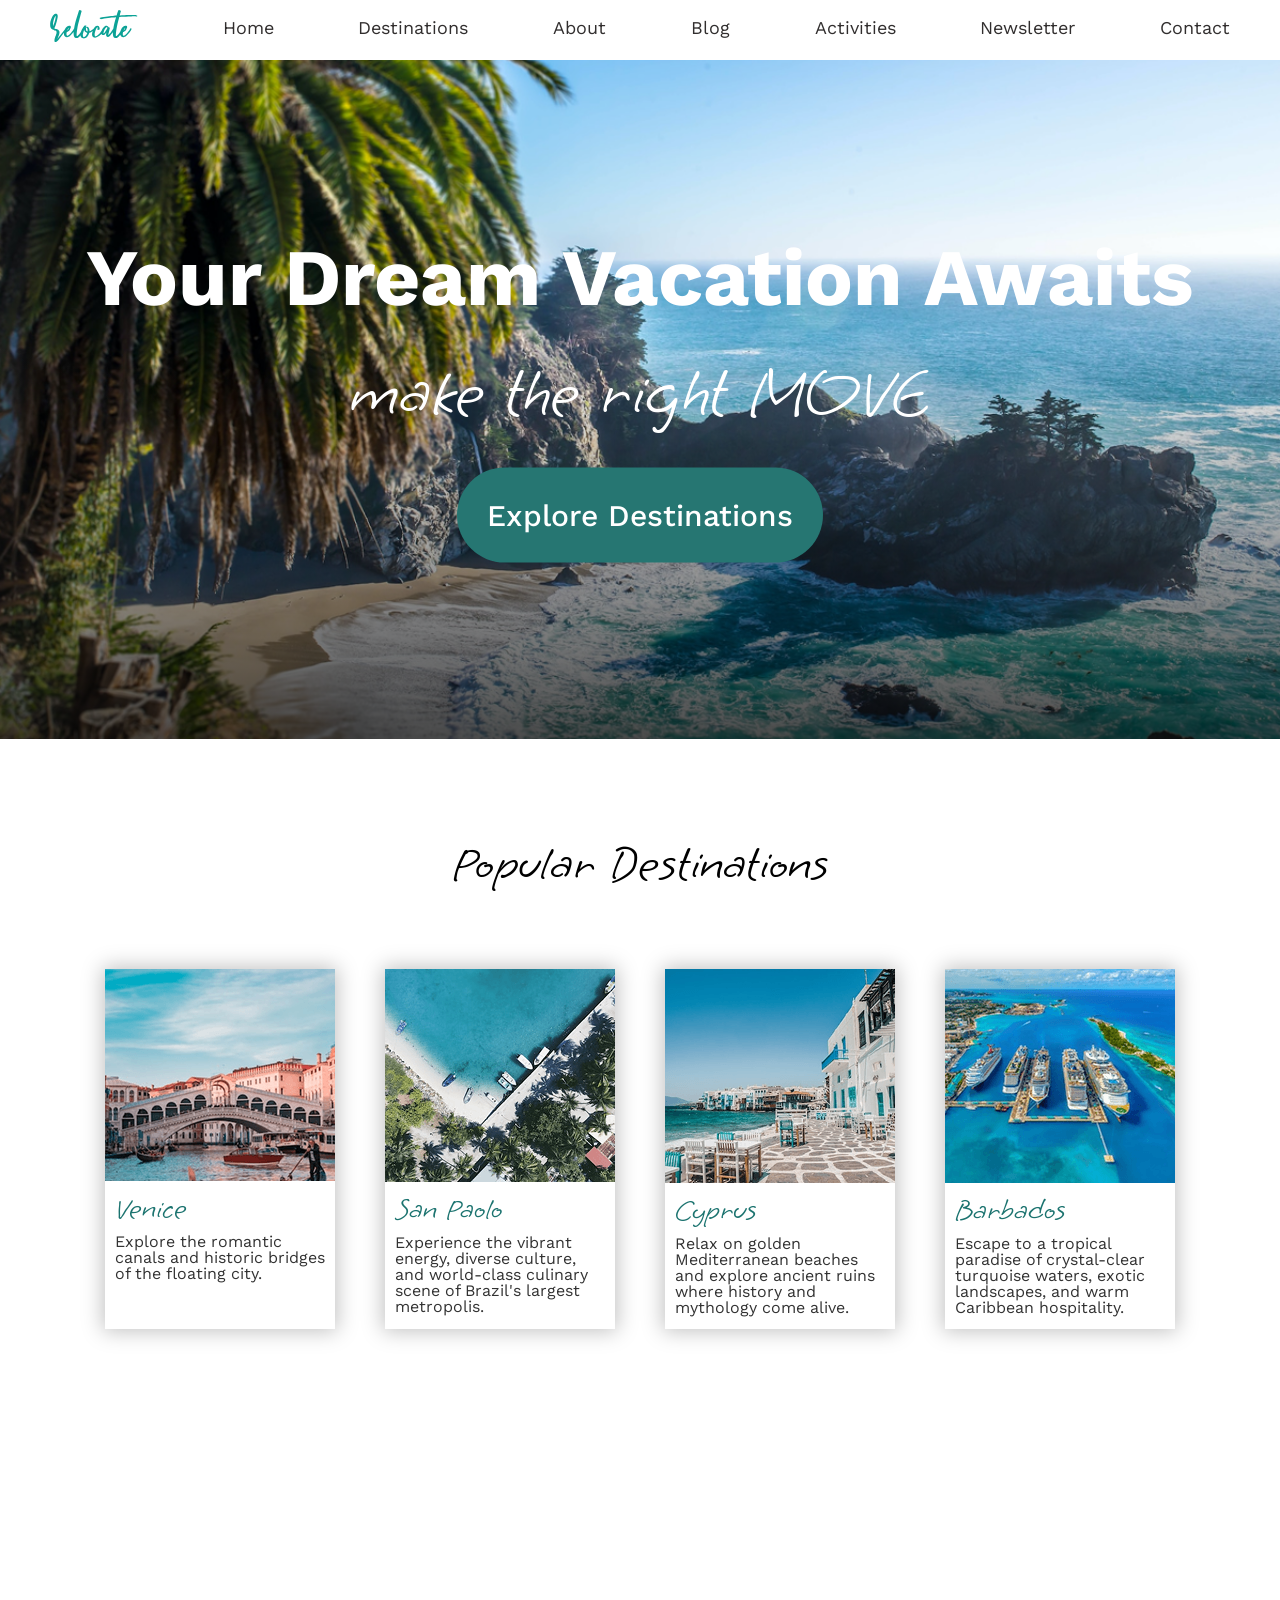
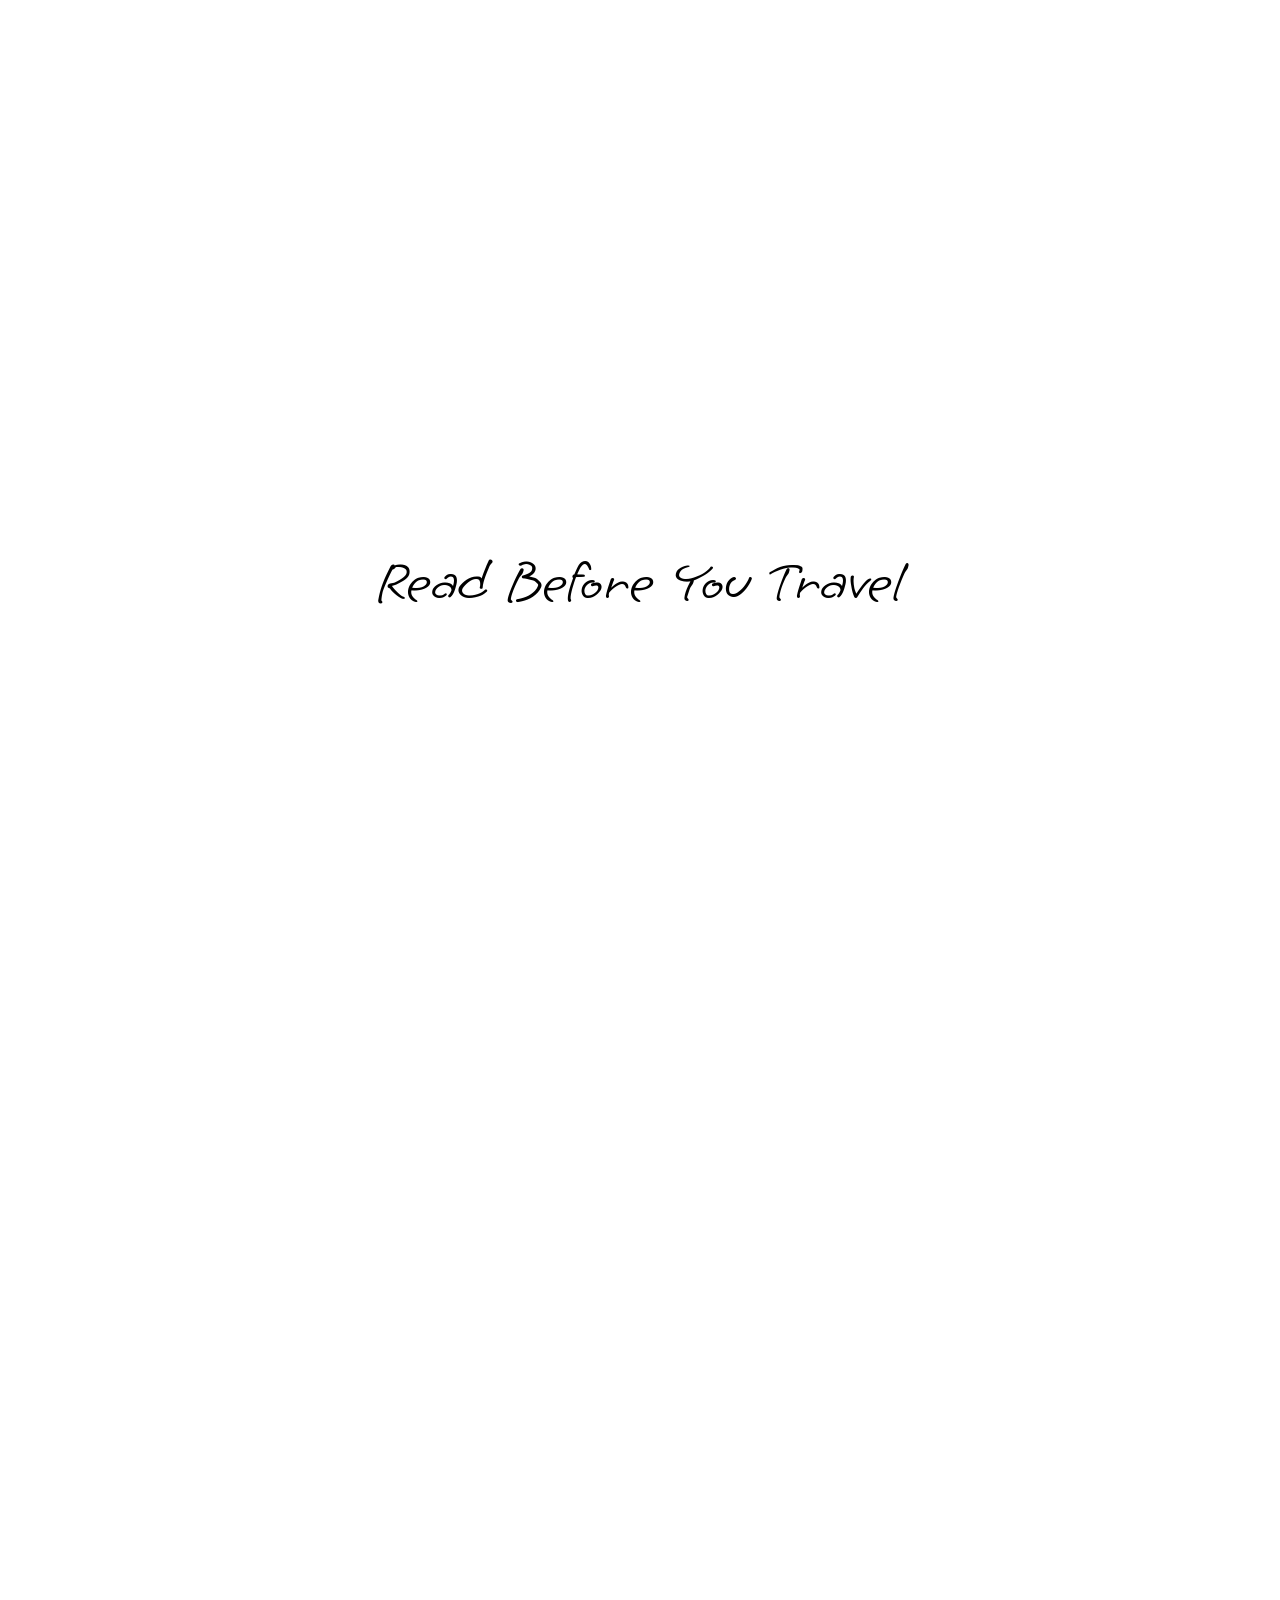
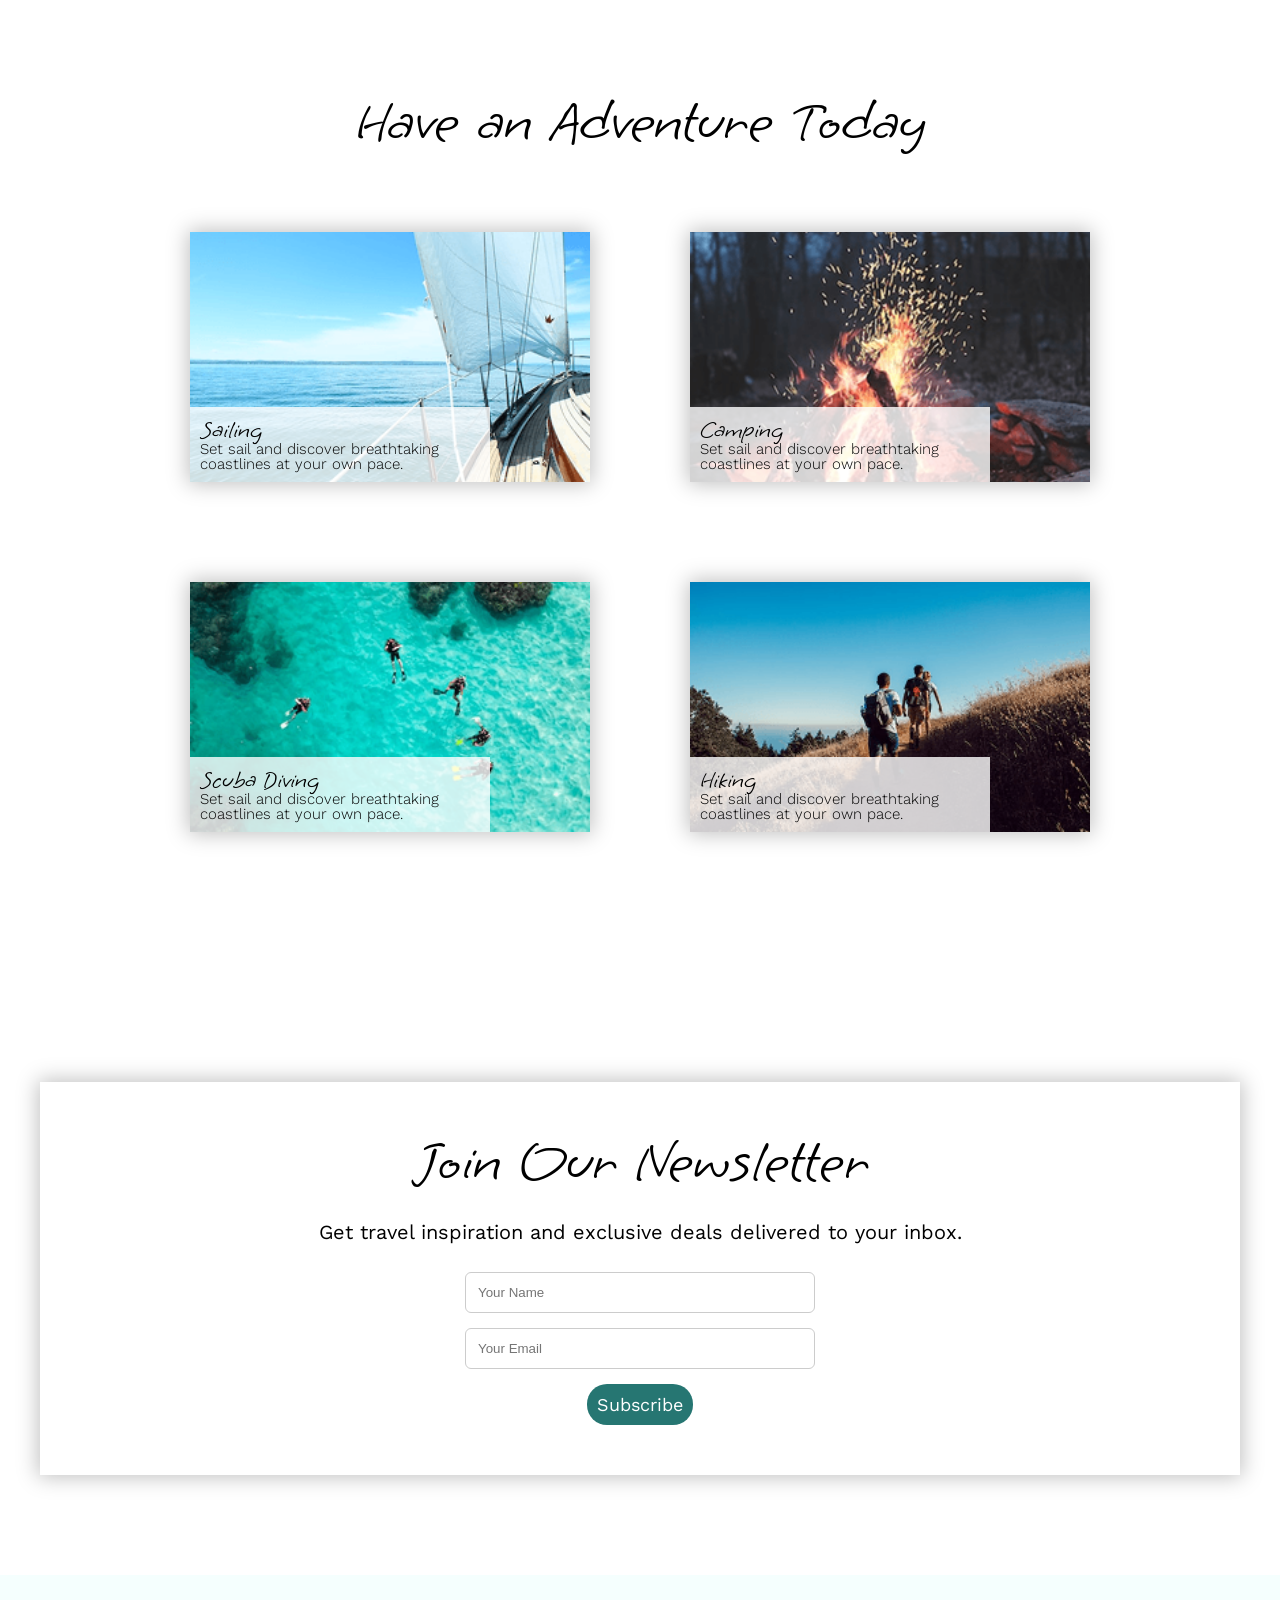
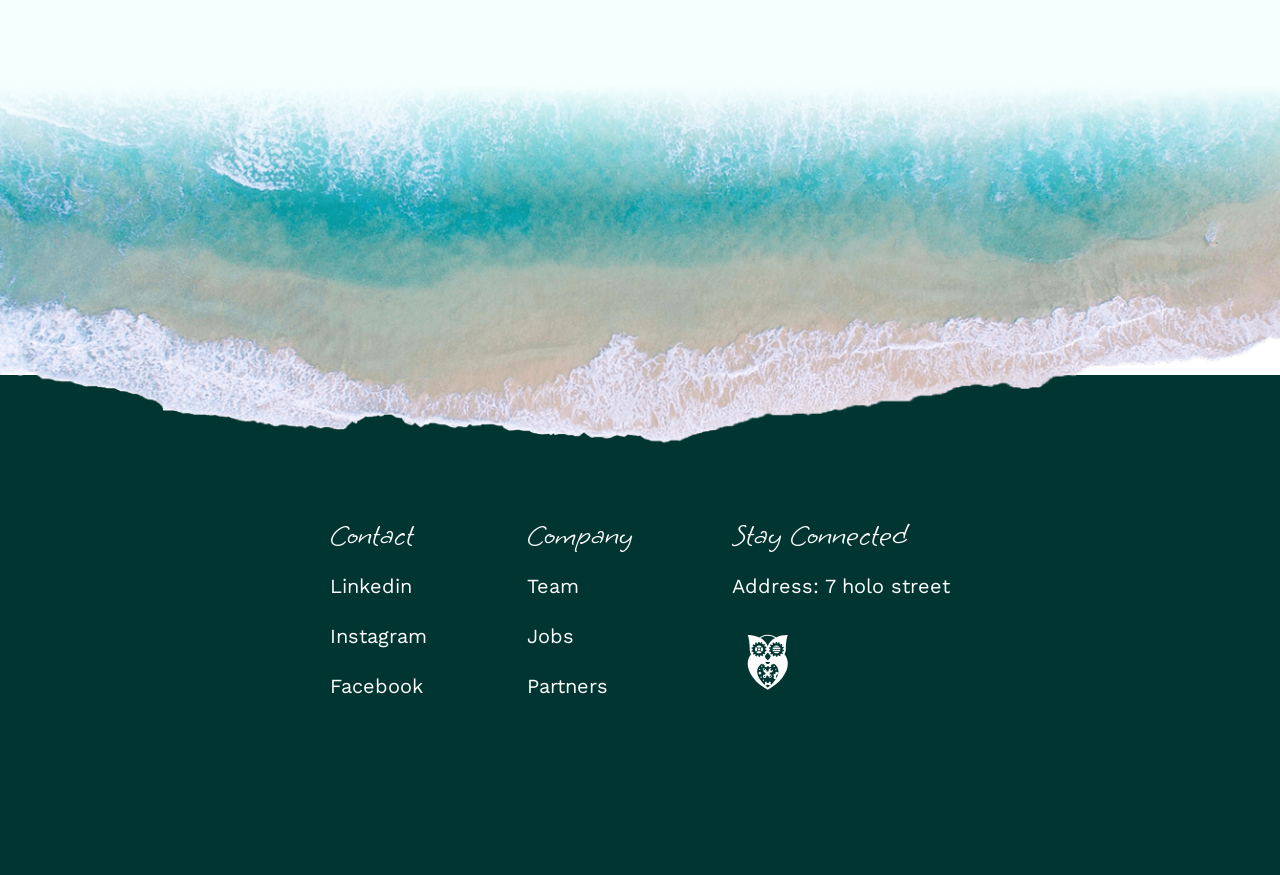
<file: index.html>
<!doctype html>
<html lang="en">
  <head>
    <meta charset="UTF-8" />
    <meta name="viewport" content="width=device-width, initial-scale=1.0" />
    <link rel="stylesheet" href="./css/main.css" />
    <link rel="stylesheet" href="https://unpkg.com/aos@next/dist/aos.css" />
    <title>Relocate</title>
  </head>
  <body>
    <header>
      <nav class="header-nav container">
        <ul class="nav-list">
          <li>
            <a href="#">
              <img src="./images/relocate.svg" alt="relocate-logo" />
            </a>
          </li>
          <li class="list-item"><a href="#hero">Home</a></li>
          <li class="list-item"><a href="#destinations">Destinations</a></li>
          <li class="list-item"><a href="#aboutus">About</a></li>
          <li class="list-item"><a href="#blog">Blog</a></li>
          <li class="list-item"><a href="#activities">Activities</a></li>
          <li class="list-item"><a href="#newsletter">Newsletter</a></li>
          <li class="list-item"><a href="#contact">Contact</a></li>
        </ul>
        <div class="burgerbar">
          <img
            src="./images/basic-burger-bar-menu-svgrepo-com.svg"
            alt="burgerbar"
          />
        </div>
      </nav>
    </header>
    <main>
      <section class="hero-section" id="hero">
        <div class="hero-img">
          <div class="hero-text">
            <h1 class="hero-heading">Your Dream Vacation Awaits</h1>
            <p class="hero-desc">make the right MOVE</p>
            <button class="explore">Explore Destinations</button>
          </div>
        </div>
      </section>
      <section class="destinations-section container" id="destinations">
        <h2 class="destinations-heading">Popular Destinations</h2>
        <div class="cards">
          <div class="destination-card">
            <img src="./images/Venice.png" alt="venice" />
            <div class="card-text">
              <h3 class="card-city">Venice</h3>
              <p class="card-desc">
                Explore the romantic canals and historic bridges of the floating
                city.
              </p>
            </div>
          </div>
          <div class="destination-card">
            <img src="./images/san-paolo.png" alt="san-paolo" />
            <div class="card-text">
              <h3 class="card-city">San Paolo</h3>
              <p class="card-desc">
                Experience the vibrant energy, diverse culture, and world-class
                culinary scene of Brazil's largest metropolis.
              </p>
            </div>
          </div>
          <div class="destination-card">
            <img src="./images/cyprus.png" alt="cyprus" />
            <div class="card-text">
              <h3 class="card-city">Cyprus</h3>
              <p class="card-desc">
                Relax on golden Mediterranean beaches and explore ancient ruins
                where history and mythology come alive.
              </p>
            </div>
          </div>
          <div class="destination-card">
            <img src="./images/barbados.png" alt="barbados" />
            <div class="card-text">
              <h3 class="card-city">Barbados</h3>
              <p class="card-desc">
                Escape to a tropical paradise of crystal-clear turquoise waters,
                exotic landscapes, and warm Caribbean hospitality.
              </p>
            </div>
          </div>
        </div>
      </section>
      <section class="about-us container" id="aboutus">
        <div class="about-us-wrapper" data-aos="fade-up">
          <div class="abt-us-img">
            <img src="./images/why-us.avif" alt="abt-us" />
          </div>
          <div class="abt-us-txt">
            <h4>
              At Relocate, we believe that traveling is more than just visiting
              a place - it's about finding a new home in the world. Whether you
              are looking for a temporary escape, a digital nomad adventure, or
              a complete life change, we guide you to the world's best
              destinations. Our mission is to make your transition seamless,
              inspiring, and unforgettable. Make your next move with us.
            </h4>
          </div>
        </div>
      </section>
      <section class="blog-section container" id="blog">
        <div class="blog-cards">
          <h2 class="blog-text">Read Before You Travel</h2>
          <div class="blog-card" data-aos="fade-left">
            <div class="blog-img">
              <img src="./images/blog-img1.png" alt="blog-img" />
            </div>
            <div class="blog-desc">
              <h3>NUSA PENIDA ISLAND GUIDE</h3>
              <p>
                The beautiful, exotic Nusa Penida island lies just 25 kilometers
                from Bali, the most famous tourist destination in Indonesia.
              </p>
              <button class="read-more">Read More</button>
            </div>
          </div>
          <div class="blog-card" data-aos="fade-right">
            <div class="blog-desc">
              <h3>17 BEST WATERFALLS IN INDONESIA</h3>
              <p>
                Putting together an Indonesia waterfall guide is tough, because
                there are so many great waterfalls in this country.
              </p>
              <button class="read-more">Read More</button>
            </div>
            <div class="blog-img">
              <img src="./images/blog-img2.png" alt="blog-img" />
            </div>
          </div>
        </div>
      </section>
      <section class="activities-section container" id="activities">
        <h2>Have an Adventure Today</h2>
        <div class="activities">
          <div class="activity-card">
            <div class="activity-img sailing">
              <div class="activity-text">
                <h4>Sailing</h4>
                <p>
                  Set sail and discover breathtaking coastlines at your own
                  pace.
                </p>
              </div>
            </div>
          </div>
          <div class="activity-card">
            <div class="activity-img camping">
              <div class="activity-text">
                <h4>Camping</h4>
                <p>
                  Set sail and discover breathtaking coastlines at your own
                  pace.
                </p>
              </div>
            </div>
          </div>
          <div class="activity-card">
            <div class="activity-img diving">
              <div class="activity-text">
                <h4>Scuba Diving</h4>
                <p>
                  Set sail and discover breathtaking coastlines at your own
                  pace.
                </p>
              </div>
            </div>
          </div>
          <div class="activity-card">
            <div class="activity-img hiking">
              <div class="activity-text">
                <h4>Hiking</h4>
                <p>
                  Set sail and discover breathtaking coastlines at your own
                  pace.
                </p>
              </div>
            </div>
          </div>
        </div>
      </section>
      <section class="newsletter-section container" id="newsletter">
        <h3>Join Our Newsletter</h3>
        <p>
          Get travel inspiration and exclusive deals delivered to your inbox.
        </p>
        <form action="">
          <input
            type="text"
            name="user-name"
            id="name"
            placeholder="Your Name"
          />
          <input
            type="email"
            name="user-email"
            id="email"
            placeholder="Your Email"
          />
          <button type="submit">Subscribe</button>
        </form>
      </section>
    </main>
    <footer class="footer-section" id="contact">
      <div class="footer-img">
        <nav>
          <ul class="footer-list">
            <li><a href="">Contact</a></li>
            <li><a href="">Linkedin</a></li>
            <li><a href="">Instagram</a></li>
            <li><a href="">Facebook</a></li>
          </ul>
          <ul class="footer-list">
            <li><a href="">Company</a></li>
            <li><a href="">Team</a></li>
            <li><a href="">Jobs</a></li>
            <li><a href="">Partners</a></li>
          </ul>
          <ul class="footer-list geolab-logo">
            <li><a href="">Stay Connected</a></li>
            <li><a href="">Address: 7 holo street</a></li>
            <li>
              <a href="https://geolab.edu.ge/" target="_blank">
                <img src="./images/geolab-logo.svg" alt="geolab" class="geolab">
              </a>
            </li>
          </ul>
        </nav>
        <div class="footer-img-2"></div>
      </div>
    </footer>

    <script src="https://unpkg.com/aos@next/dist/aos.js"></script>
    <script>
      AOS.init({ offset: 200 });
    </script>
  </body>
</html>
</file>
<file: css/main.css>
@import"https://fonts.googleapis.com/css2?family=Grape+Nuts&display=swap";@import"https://fonts.googleapis.com/css2?family=Parisienne&family=Work+Sans:ital,wght@0,100..900;1,100..900&display=swap";html,body,div,span,applet,object,iframe,h1,h2,h3,h4,h5,h6,p,blockquote,pre,a,abbr,acronym,address,big,cite,code,del,dfn,em,img,ins,kbd,q,s,samp,small,strike,strong,sub,sup,tt,var,b,u,i,center,dl,dt,dd,ol,ul,li,fieldset,form,label,legend,table,caption,tbody,tfoot,thead,tr,th,td,article,aside,canvas,details,embed,figure,figcaption,footer,header,hgroup,menu,nav,output,ruby,section,summary,time,mark,audio,video{margin:0;padding:0;border:0;font-size:100%;font:inherit;vertical-align:baseline}article,aside,details,figcaption,figure,footer,header,hgroup,menu,nav,section{display:block}body{line-height:1}ol,ul{list-style:none}blockquote,q{quotes:none}blockquote:before,blockquote:after,q:before,q:after{content:"";content:none}table{border-collapse:collapse;border-spacing:0}a{text-decoration:none}*{box-sizing:border-box}.container{max-width:1200px;margin:auto;padding:0px 10px}.card-shadow,.newsletter-section,.activities-section .activities .activity-card .activity-img,.destinations-section .cards .destination-card{box-shadow:0px 0px 20px 2px rgba(0,0,0,.25);-webkit-box-shadow:0px 0px 20px 2px rgba(0,0,0,.25);-moz-box-shadow:0px 0px 20px 2px rgba(0,0,0,.25)}header{position:sticky;top:0;z-index:100;height:60px;padding:10px;background-color:hsla(0,0%,100%,.3);backdrop-filter:blur(20px)}header .header-nav .burgerbar{display:none}header .header-nav .nav-list{display:flex;justify-content:space-between;align-items:center;column-gap:0px;row-gap:0px}header .header-nav .nav-list .list-item a{font-size:18px;color:#312e2e;font-family:"Work Sans",sans-serif;font-optical-sizing:auto;font-weight:400;transition:.3s linear}header .header-nav .nav-list .list-item a:hover{color:#2f817d;font-weight:500}.hero-section .hero-img{height:679px;max-width:100%;background-image:url(../images/hero-pic.png);background-position:center;background-size:cover;background-repeat:no-repeat;position:relative;text-align:center}.hero-section .hero-img::after{content:"";position:absolute;bottom:0;left:0;width:100%;height:400px;background:linear-gradient(to top, rgba(0, 0, 0, 0.7) 0%, rgba(0, 0, 0, 0) 100%);z-index:1}.hero-section .hero-img .hero-text{flex-direction:column;display:flex;justify-content:center;align-items:center;column-gap:20px;row-gap:40px;position:absolute;top:50%;left:50%;transform:translate(-50%, -50%);z-index:2;width:100%}.hero-section .hero-img .hero-text .hero-heading{font-family:"Work Sans",sans-serif;font-optical-sizing:auto;max-width:100%;font-size:80px;color:#fff;font-weight:700}.hero-section .hero-img .hero-text .hero-desc{font-size:70px;font-family:"Grape Nuts",cursive;font-weight:500;font-weight:550;color:#fff}.hero-section .hero-img .hero-text .explore{border-radius:50px;background-color:#267672;color:#fff;font-size:30px;font-family:"Work Sans",sans-serif;font-optical-sizing:auto;border:none;padding:30px;cursor:pointer;transition:.2s ease-out;font-weight:500}.hero-section .hero-img .hero-text .explore:hover{background-color:#094845}.destinations-section{margin:100px auto;display:flex;justify-content:center;align-items:center;column-gap:50px;row-gap:80px;flex-direction:column}.destinations-section .destinations-heading{font-size:50px;font-family:"Grape Nuts",cursive;font-weight:500;color:#000}.destinations-section .cards{display:flex;justify-content:space-between;align-items:center;column-gap:50px;row-gap:50px}.destinations-section .cards .destination-card{cursor:pointer;max-width:230px;min-height:360px;height:auto;background-color:#fff;transition:.3s ease-in-out}.destinations-section .cards .destination-card:hover{transform:scale(1.05)}.destinations-section .cards .destination-card .card-text{padding:10px;display:flex;justify-content:center;align-items:stretch;column-gap:10px;row-gap:10px;flex-direction:column}.destinations-section .cards .destination-card .card-text .card-city{font-size:30px;font-weight:500;font-family:"Grape Nuts",cursive;font-weight:500;color:#1b736f}.destinations-section .cards .destination-card .card-text .card-desc{font-size:16px;color:#000;font-family:"Work Sans",sans-serif;font-optical-sizing:auto;opacity:80%}.about-us{margin:200px auto}.about-us .about-us-wrapper{display:flex;justify-content:center;align-items:center;column-gap:50px;row-gap:50px;padding:10px}.about-us .about-us-wrapper .abt-us-img img{max-width:500px;height:400px;border-radius:40px}.about-us .about-us-wrapper .abt-us-txt h4{font-size:25px;font-family:"Work Sans",sans-serif;font-optical-sizing:auto;color:#0d5f5b;line-height:35px}.blog-cards{display:flex;justify-content:center;align-items:center;column-gap:30px;row-gap:30px;flex-direction:column;margin:0px auto 250px auto}.blog-cards .blog-text{font-size:60px;color:#000;font-family:"Grape Nuts",cursive;font-weight:500;margin-bottom:50px}.blog-cards .blog-card{display:flex;justify-content:space-between;align-items:center;column-gap:60px;row-gap:40px}.blog-cards .blog-card .blo-img img{max-width:100%}.blog-cards .blog-card .blog-desc{display:flex;justify-content:center;align-items:flex-start;column-gap:20px;row-gap:20px;flex-direction:column}.blog-cards .blog-card .blog-desc h3{font-size:35px;font-family:"Work Sans",sans-serif;font-optical-sizing:auto;color:#000;font-weight:500}.blog-cards .blog-card .blog-desc p{font-size:20px;color:#000;font-family:"Work Sans",sans-serif;font-optical-sizing:auto;font-weight:300;line-height:30px}.blog-cards .blog-card .blog-desc .read-more{font-size:20px;border:none;border-radius:20px;background-color:#267672;color:#fff;font-family:"Work Sans",sans-serif;font-optical-sizing:auto;padding:10px;transition:.2s linear;cursor:pointer}.blog-cards .blog-card .blog-desc .read-more:hover{background-color:#094845}.activities-section{display:flex;justify-content:center;align-items:center;column-gap:80px;row-gap:80px;flex-direction:column;margin:0px auto 250px auto}.activities-section h2{font-size:60px;color:#000;font-weight:500;font-family:"Grape Nuts",cursive;font-weight:500;text-align:center}.activities-section .activities{display:flex;justify-content:center;align-items:center;column-gap:100px;row-gap:100px;flex-wrap:wrap}.activities-section .activities .activity-card{transition:.2s linear;cursor:pointer}.activities-section .activities .activity-card:hover{transform:scale(1.03)}.activities-section .activities .activity-card .activity-img{background-position:center;background-size:cover;height:250px;width:400px;max-width:100%}.activities-section .activities .activity-card .activity-img.camping{background-image:url(../images/camping.png)}.activities-section .activities .activity-card .activity-img.diving{background-image:url(../images/scuba-diving.png)}.activities-section .activities .activity-card .activity-img.sailing{background-image:url(../images/sailing.png)}.activities-section .activities .activity-card .activity-img.hiking{background-image:url(../images/hiking.png)}.activities-section .activities .activity-card .activity-img{position:relative}.activities-section .activities .activity-card .activity-img .activity-text{padding:10px;width:300px;position:absolute;bottom:0;left:0;background-color:hsla(0,0%,100%,.8)}.activities-section .activities .activity-card .activity-img .activity-text h4{font-size:25px;font-family:"Grape Nuts",cursive;font-weight:500;color:#000;font-weight:300}.activities-section .activities .activity-card .activity-img .activity-text p{font-size:15px;font-family:"Work Sans",sans-serif;font-optical-sizing:auto;color:#000;font-weight:300}.newsletter-section{margin-bottom:200px;background-color:hsla(0,0%,100%,.262745098);padding:50px 0px;display:flex;justify-content:center;align-items:center;column-gap:30px;row-gap:30px;flex-direction:column}.newsletter-section h3{font-size:60px;color:#000;font-family:"Grape Nuts",cursive;font-weight:500}.newsletter-section p{font-size:20px;color:#000;font-family:"Work Sans",sans-serif;font-optical-sizing:auto}.newsletter-section form{display:flex;justify-content:center;align-items:center;column-gap:15px;row-gap:15px;flex-direction:column}.newsletter-section form input{width:350px;padding:12px;border:1px solid #ccc;border-radius:6px;outline:none}.newsletter-section form input:focus{border-color:#0b534f}.newsletter-section form button{border-radius:20px;color:#fff;font-family:"Work Sans",sans-serif;font-optical-sizing:auto;padding:10px;font-size:18px;border:none;background-color:#267672;transition:.2s linear;cursor:pointer}.newsletter-section form button:hover{background-color:#094845}.footer-section{margin-top:500px}.footer-section .footer-img{background-image:url("../images/footer-green.png");background-position:center;background-size:cover;background-repeat:no-repeat;width:100%;height:500px;position:relative;display:flex;justify-content:center;align-items:center;column-gap:"";row-gap:""}.footer-section .footer-img nav{display:flex;justify-content:center;align-items:flex-start;column-gap:100px;row-gap:"";z-index:2}.footer-section .footer-img .geolab-logo li a .geolab{width:70px;height:70px}.footer-section .footer-img .footer-list li{margin-bottom:30px}.footer-section .footer-img .footer-list li a{color:#fff;font-size:20px;font-family:"Work Sans",sans-serif;font-optical-sizing:auto}.footer-section .footer-img .footer-list li:first-child{margin-bottom:25px}.footer-section .footer-img .footer-list li:first-child a{font-size:30px;font-weight:600;font-family:"Grape Nuts",cursive;font-weight:500}.footer-section .footer-img .footer-img-2{background-image:url("../images/footer-sea.png");background-position:center;background-size:cover;background-repeat:no-repeat;width:100%;height:500px;position:absolute;left:0;bottom:400px}.footer-section .footer-img .footer-img-2::after{content:"";position:absolute;top:0;left:0;width:100%;height:230px;background:linear-gradient(to bottom, #f5fffe 0%, #f5fffe 48%, rgba(255, 255, 255, 0) 100%)}@media(max-width: 1100px){header .header-nav .burgerbar{display:block;cursor:pointer;width:30px}header .header-nav .burgerbar img{width:100%;height:auto;display:block}header .header-nav .nav-list{display:none}.destinations-section .cards{flex-wrap:wrap;justify-content:center}.about-us .about-us-wrapper{flex-direction:column}.about-us .about-us-wrapper .abt-us-img img{max-width:100%;width:100%;height:auto}.blog-cards .blog-card{flex-wrap:wrap;justify-content:center}.blog-cards .blog-card .blog-img img{max-width:100%;height:auto}.activities-section .activities{flex-wrap:wrap;justify-content:center}.footer-section .footer-img nav{flex-wrap:wrap;justify-content:center;margin-top:50px}}@media(max-width: 700px){.container{padding:0px 15px}header{height:auto}.hero-section .hero-img .hero-text{width:90%;flex-direction:column}.hero-section .hero-img .hero-text .hero-heading{font-size:60px}.hero-section .hero-img .hero-text .explore{font-size:20px;padding:10px}.destinations-section{text-align:center}.destinations-section .cards{flex-direction:column;align-items:center}.destinations-section .cards .destination-card{width:100%}.about-us .about-us-wrapper{flex-direction:column;align-items:center}.about-us .about-us-wrapper .abt-us-img img{max-width:100%;width:100%;height:auto}.blog-cards{overflow:hidden;text-align:center}.blog-cards .blog-card{flex-direction:column;align-items:center}.blog-cards .blog-card .blog-img img{max-width:100%;height:auto}.blog-cards .blog-card .blog-desc{align-items:center;text-align:center}.activities-section .activities{width:100%;flex-direction:column;align-items:center}.activities-section .activities .activity-card{width:100%;max-width:400px}.activities-section .activities .activity-card .activity-img{width:100%}.activities-section .activities .activity-card .activity-img .activity-text{width:100%}.newsletter-section{padding:20px;text-align:center}.newsletter-section form{width:100%}.newsletter-section form input{width:100%;max-width:350px}.footer-section{margin-top:500px}.footer-section .footer-img-2{height:auto}.footer-section .footer-img-2 .footer-img{height:300px;position:relative;bottom:0;padding:30px 0}.footer-section .footer-img-2 .footer-img nav{flex-direction:column;align-items:center;row-gap:10px}.footer-section .footer-img-2 .footer-img .footer-list{text-align:center}}
</file>
